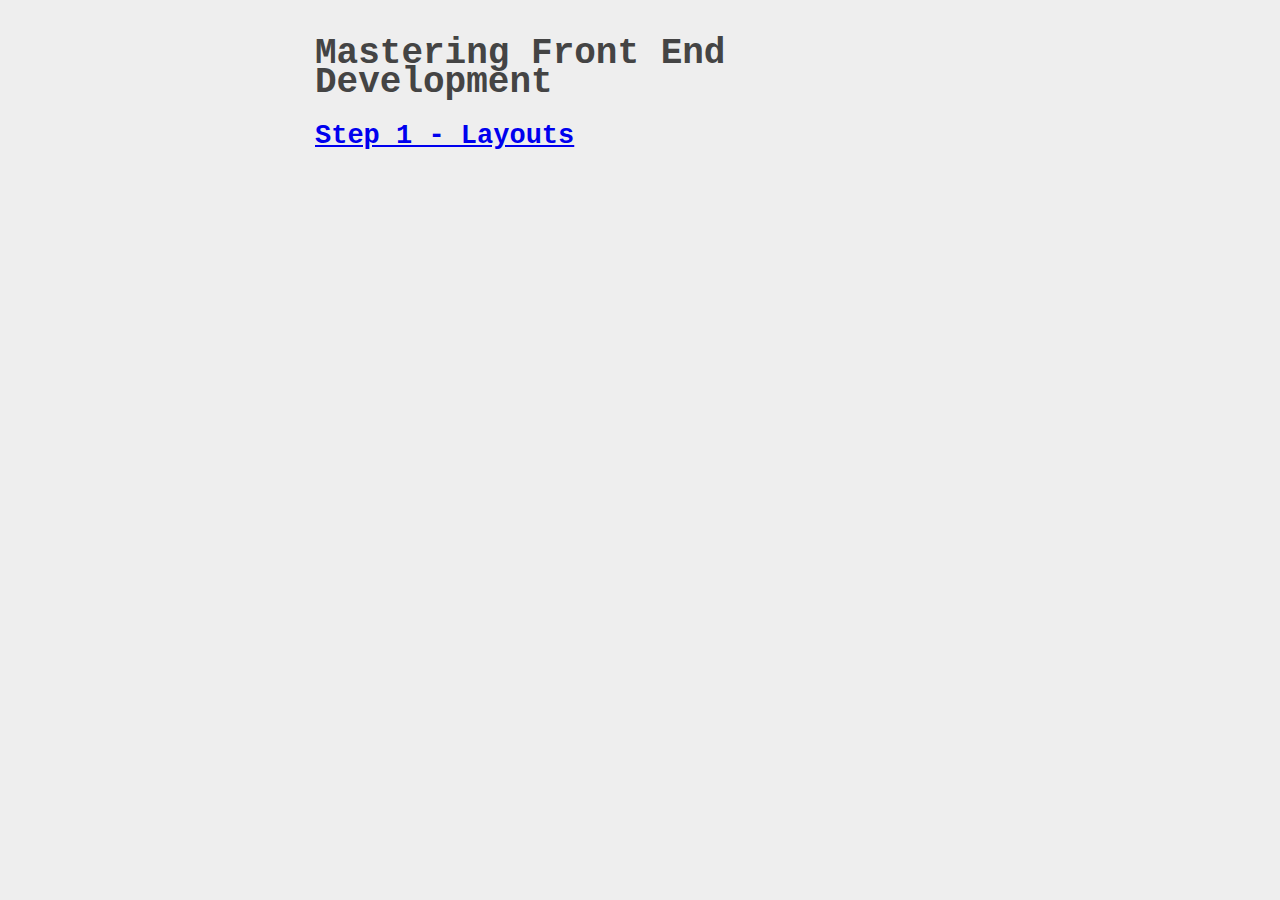
<file: index.html>
<!DOCTYPE html>
<html lang="en">
<head>
    <meta charset="UTF-8">
    <meta name="viewport" content="width=device-width, initial-scale=1.0">
    <title>Mastering Frontend</title>
    <link rel="stylesheet" href="style/style.css">
</head>
<body>
    <h1>Mastering Front End Development</h1>

    <h2><a href="/pages/layouts.html">Step 1 - Layouts</a></h2>

    
</body>
</html>
</file>
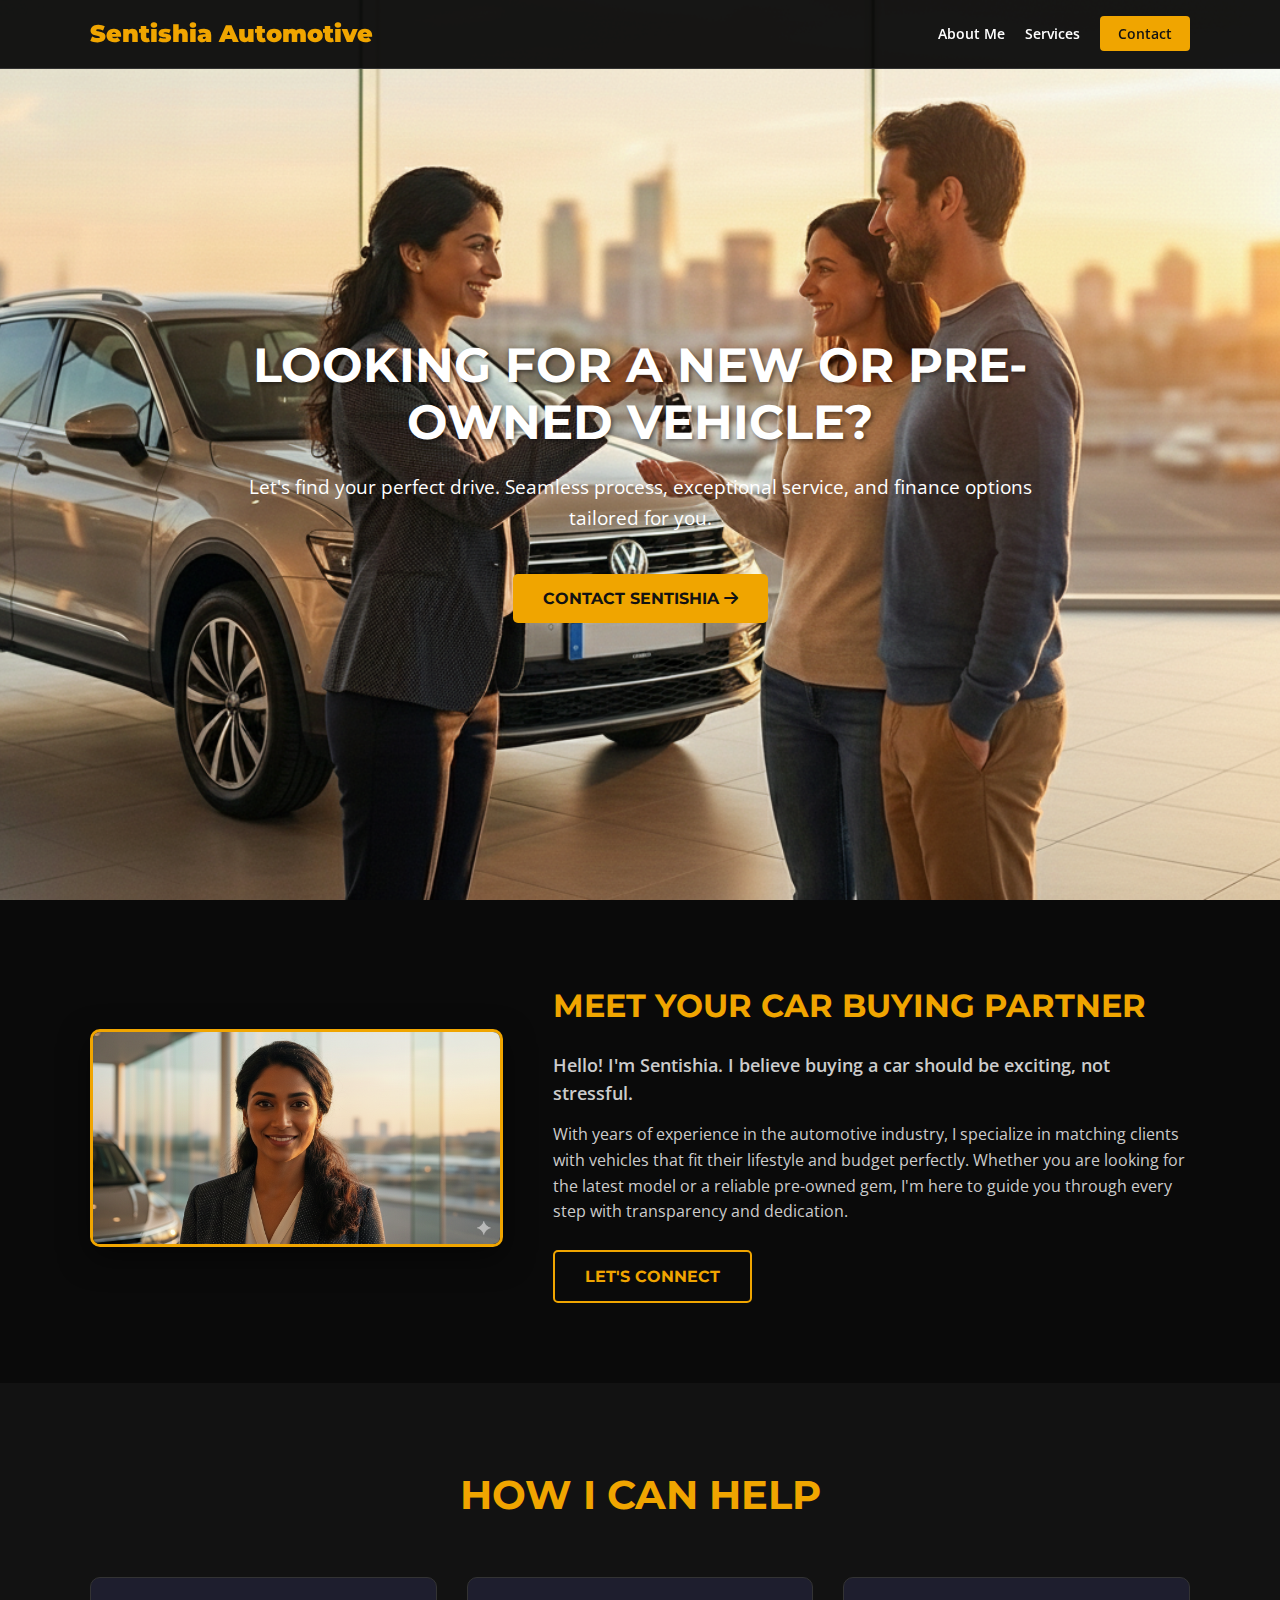
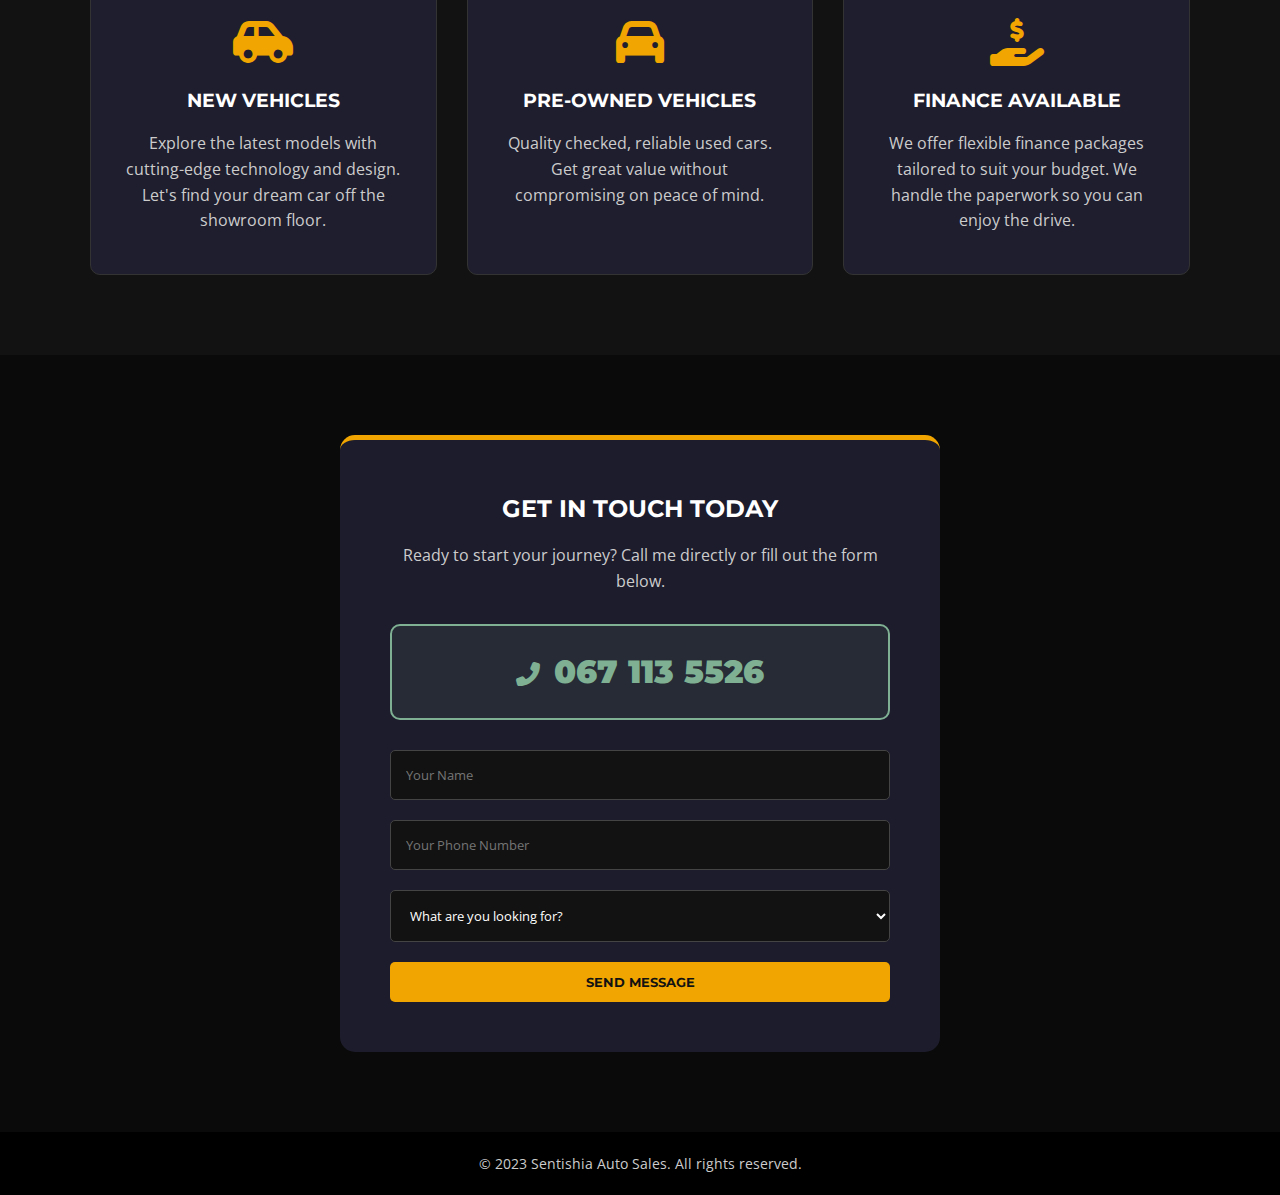
<file: sentashia-car-sales/index.html>
<!DOCTYPE html>
<html lang="en">
<head>
    <meta charset="UTF-8">
    <meta name="viewport" content="width=device-width, initial-scale=1.0">
    <title>Sentishia | Your Expert Car Sales Agent</title>
    <link href="https://fonts.googleapis.com/css2?family=Montserrat:wght@400;700;900&family=Open+Sans:wght@400;600&display=swap" rel="stylesheet">
    <link rel="stylesheet" href="https://cdnjs.cloudflare.com/ajax/libs/font-awesome/6.4.0/css/all.min.css">
    <link rel="stylesheet" href="style.css">
</head>
<body>

    <nav class="navbar">
        <div class="container nav-flex">
            <a href="#" class="logo">Sentishia Automotive</a>
            <ul class="nav-links">
                <li><a href="#about">About Me</a></li>
                <li><a href="#services">Services</a></li>
                <li><a href="#contact" class="btn-nav">Contact</a></li>
            </ul>
        </div>
    </nav>

    <header class="hero" id="home">
        <div class="hero-overlay"></div>
        <div class="container hero-content">
            <h1>LOOKING FOR A NEW OR PRE-OWNED VEHICLE?</h1>
            <p class="hero-subtext">Let's find your perfect drive. Seamless process, exceptional service, and finance options tailored for you.</p>
            <a href="https://wa.me/27671135526" class="btn btn-primary pulse-animation">CONTACT SENTISHIA <i class="fas fa-arrow-right"></i></a>
        </div>
    </header>

    <section class="about" id="about">
        <div class="container about-flex">
            <div class="about-image">
                <img src="sentishi_close_up.png" alt="Sentishia Car Saleswoman">
            </div>
            <div class="about-text">
                <h2>Meet Your Car Buying Partner</h2>
                <p class="lead">Hello! I'm Sentishia. I believe buying a car should be exciting, not stressful.</p>
                <p>With years of experience in the automotive industry, I specialize in matching clients with vehicles that fit their lifestyle and budget perfectly. Whether you are looking for the latest model or a reliable pre-owned gem, I'm here to guide you through every step with transparency and dedication.</p>
                <a href="https://wa.me/27671135526" class="btn btn-secondary">Let's Connect</a>
            </div>
        </div>
    </section>

    <section class="services" id="services">
        <div class="container">
            <h2 class="section-title">How I Can Help</h2>
            <div class="services-grid">
                <div class="service-card">
                    <i class="fas fa-car-side"></i>
                    <h3>New Vehicles</h3>
                    <p>Explore the latest models with cutting-edge technology and design. Let's find your dream car off the showroom floor.</p>
                </div>
                <div class="service-card">
                    <i class="fas fa-car"></i>
                    <h3>Pre-Owned Vehicles</h3>
                    <p>Quality checked, reliable used cars. Get great value without compromising on peace of mind.</p>
                </div>
                <div class="service-card">
                    <i class="fas fa-hand-holding-usd"></i>
                    <h3>FINANCE AVAILABLE</h3>
                    <p>We offer flexible finance packages tailored to suit your budget. We handle the paperwork so you can enjoy the drive.</p>
                </div>
            </div>
        </div>
    </section>

    <section class="contact" id="contact">
        <div class="container">
            <div class="contact-box">
                <h2>Get In Touch Today</h2>
                <p>Ready to start your journey? Call me directly or fill out the form below.</p>
                
                <div class="phone-highlight">
                    <i class="fas fa-phone-alt"></i>
                    <a href="tel:0671135526">067 113 5526</a>
                </div>

                <form class="contact-form" id="contactForm">
                    <div class="form-group">
                        <input type="text" placeholder="Your Name" required>
                    </div>
                    <div class="form-group">
                        <input type="tel" placeholder="Your Phone Number" required>
                    </div>
                    <div class="form-group">
                        <select>
                            <option value="" disabled selected>What are you looking for?</option>
                            <option value="new">New Vehicle</option>
                            <option value="used">Pre-Owned Vehicle</option>
                            <option value="finance">Finance Enquiry</option>
                        </select>
                    </div>
                    <button type="submit" class="btn btn-primary btn-block">Send Message</button>
                </form>
            </div>
        </div>
    </section>

    <footer>
        <div class="container footer-content">
            <p>&copy; 2023 Sentishia Auto Sales. All rights reserved.</p>
        </div>
    </footer>

    <script src="script.js"></script>
</body>
</html>
</file>
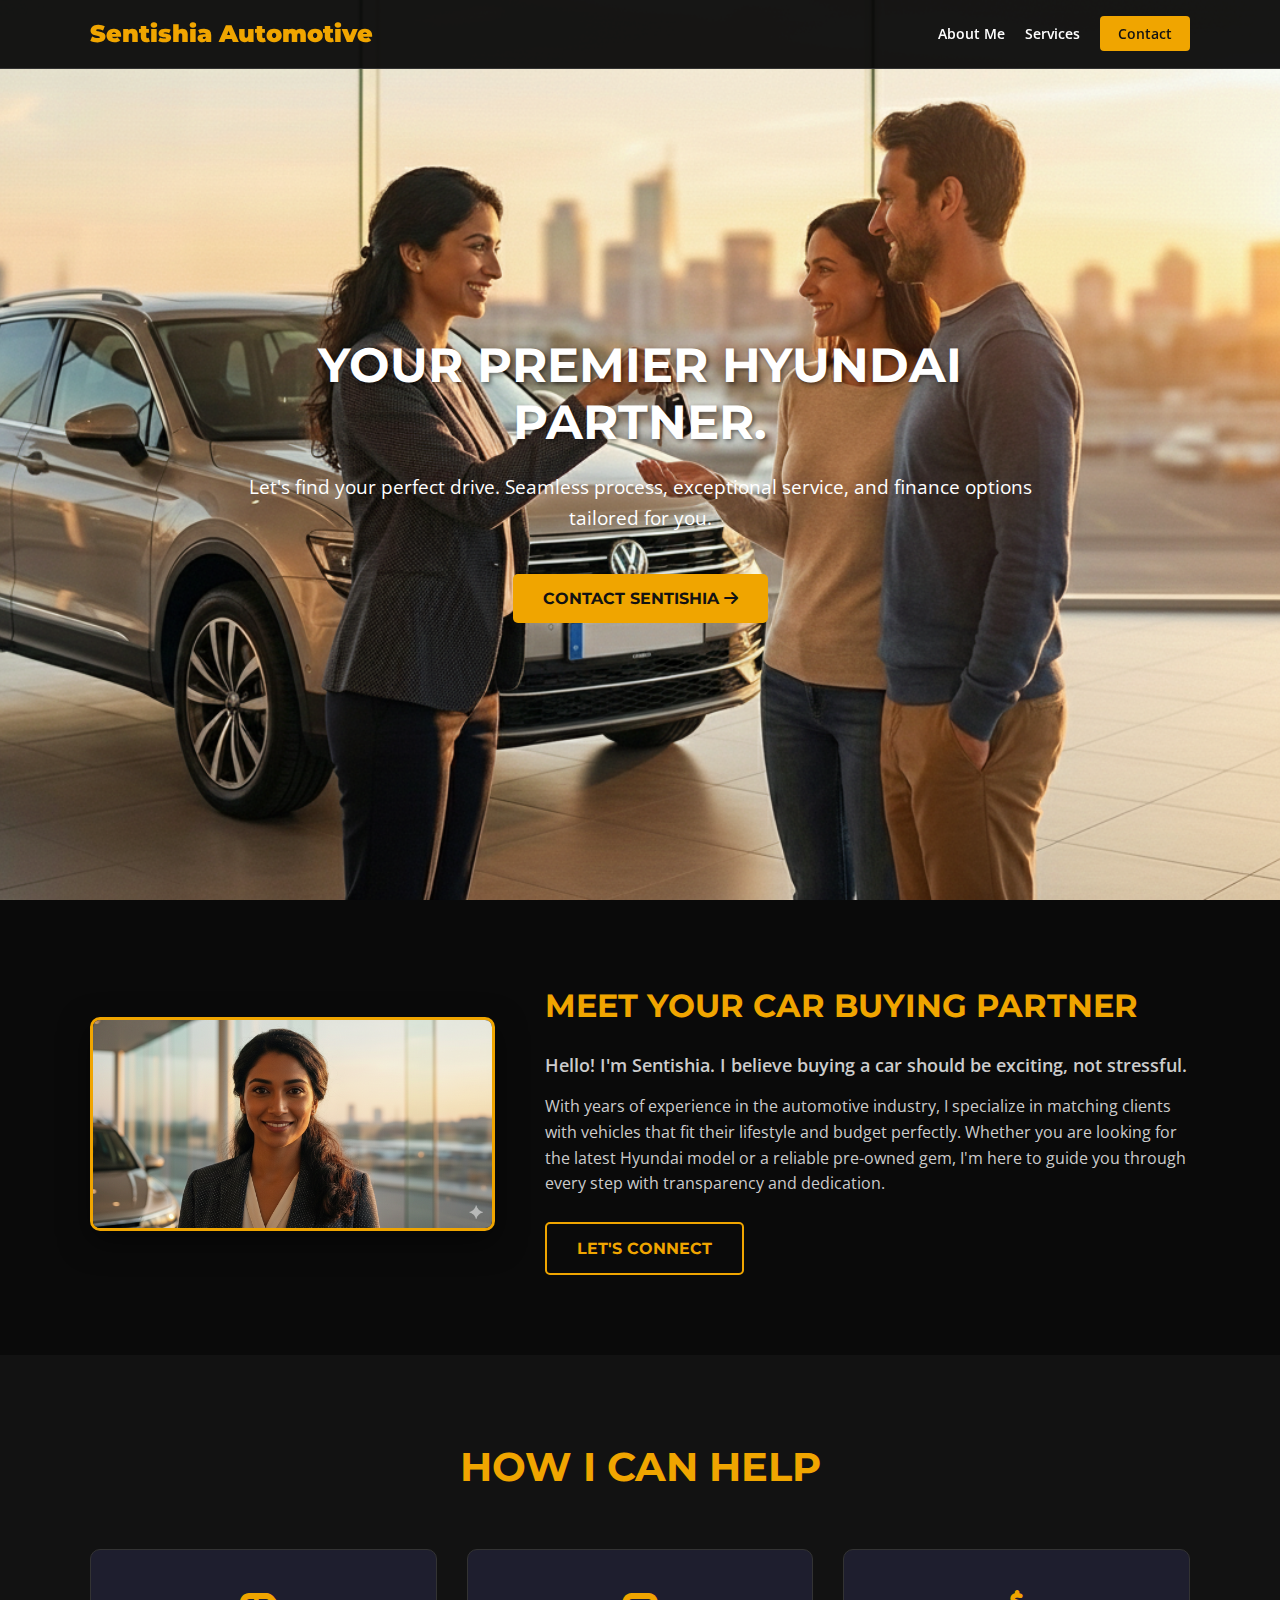
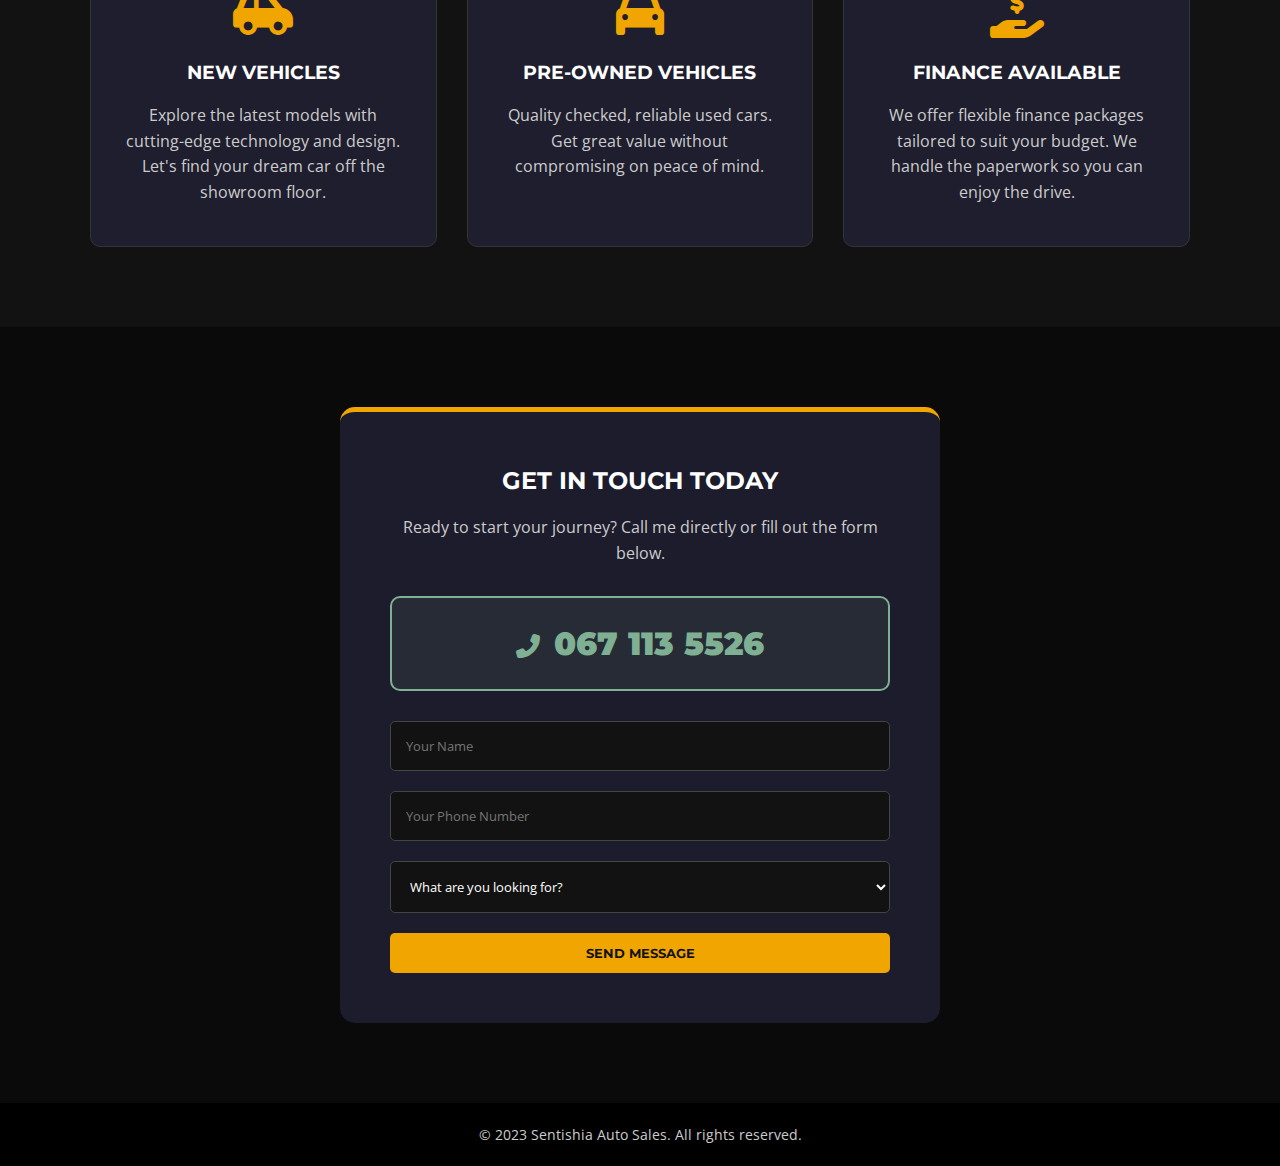
<file: sentishia-car-sales/index.html>
<!DOCTYPE html>
<html lang="en">
<head>
    <meta charset="UTF-8">
    <meta name="viewport" content="width=device-width, initial-scale=1.0">
    <title>Sentishia | Your Expert Car Sales Agent</title>
    <link href="https://fonts.googleapis.com/css2?family=Montserrat:wght@400;700;900&family=Open+Sans:wght@400;600&display=swap" rel="stylesheet">
    <link rel="stylesheet" href="https://cdnjs.cloudflare.com/ajax/libs/font-awesome/6.4.0/css/all.min.css">
    <link rel="stylesheet" href="style.css">
</head>
<body>

    <nav class="navbar">
        <div class="container nav-flex">
            <a href="#" class="logo">Sentishia Automotive</a>
            <ul class="nav-links">
                <li><a href="#about">About Me</a></li>
                <li><a href="#services">Services</a></li>
                <li><a href="https://wa.me/27671135526" class="btn-nav">Contact</a></li>
            </ul>
        </div>
    </nav>

    <header class="hero" id="home">
        <div class="hero-overlay"></div>
        <div class="container hero-content">
            <h1>YOUR PREMIER HYUNDAI PARTNER.</h1>
            <p class="hero-subtext">Let's find your perfect drive. Seamless process, exceptional service, and finance options tailored for you.</p>
            <a href="https://wa.me/27671135526" class="btn btn-primary pulse-animation">CONTACT SENTISHIA <i class="fas fa-arrow-right"></i></a>
        </div>
    </header>

    <section class="about" id="about">
        <div class="container about-flex">
            <div class="about-image">
                <img src="sentishi_close_up.png" alt="Sentishia Car Saleswoman">
            </div>
            <div class="about-text">
                <h2>Meet Your Car Buying Partner</h2>
                <p class="lead">Hello! I'm Sentishia. I believe buying a car should be exciting, not stressful.</p>
                <p>With years of experience in the automotive industry, I specialize in matching clients with vehicles that fit their lifestyle and budget perfectly. Whether you are looking for the latest Hyundai model or a reliable pre-owned gem, I'm here to guide you through every step with transparency and dedication.</p>
                <a href="https://wa.me/27671135526" class="btn btn-secondary">Let's Connect</a>
            </div>
        </div>
    </section>

    <section class="services" id="services">
        <div class="container">
            <h2 class="section-title">How I Can Help</h2>
            <div class="services-grid">
                <div class="service-card">
                    <i class="fas fa-car-side"></i>
                    <h3>New Vehicles</h3>
                    <p>Explore the latest models with cutting-edge technology and design. Let's find your dream car off the showroom floor.</p>
                </div>
                <div class="service-card">
                    <i class="fas fa-car"></i>
                    <h3>Pre-Owned Vehicles</h3>
                    <p>Quality checked, reliable used cars. Get great value without compromising on peace of mind.</p>
                </div>
                <div class="service-card">
                    <i class="fas fa-hand-holding-usd"></i>
                    <h3>FINANCE AVAILABLE</h3>
                    <p>We offer flexible finance packages tailored to suit your budget. We handle the paperwork so you can enjoy the drive.</p>
                </div>
            </div>
        </div>
    </section>

    <section class="contact" id="contact">
        <div class="container">
            <div class="contact-box">
                <h2>Get In Touch Today</h2>
                <p>Ready to start your journey? Call me directly or fill out the form below.</p>
                
                <div class="phone-highlight">
                    <i class="fas fa-phone-alt"></i>
                    <a href="tel:0671135526">067 113 5526</a>
                </div>

                <form class="contact-form" id="contactForm">
                    <div class="form-group">
                        <input type="text" placeholder="Your Name" required>
                    </div>
                    <div class="form-group">
                        <input type="tel" placeholder="Your Phone Number" required>
                    </div>
                    <div class="form-group">
                        <select>
                            <option value="" disabled selected>What are you looking for?</option>
                            <option value="new">New Vehicle</option>
                            <option value="used">Pre-Owned Vehicle</option>
                            <option value="finance">Finance Enquiry</option>
                        </select>
                    </div>
                    <button type="submit" class="btn btn-primary btn-block">Send Message</button>
                </form>
            </div>
        </div>
    </section>

    <footer>
        <div class="container footer-content">
            <p>&copy; 2023 Sentishia Auto Sales. All rights reserved.</p>
        </div>
    </footer>

    <script src="script.js"></script>
</body>
</html>
</file>
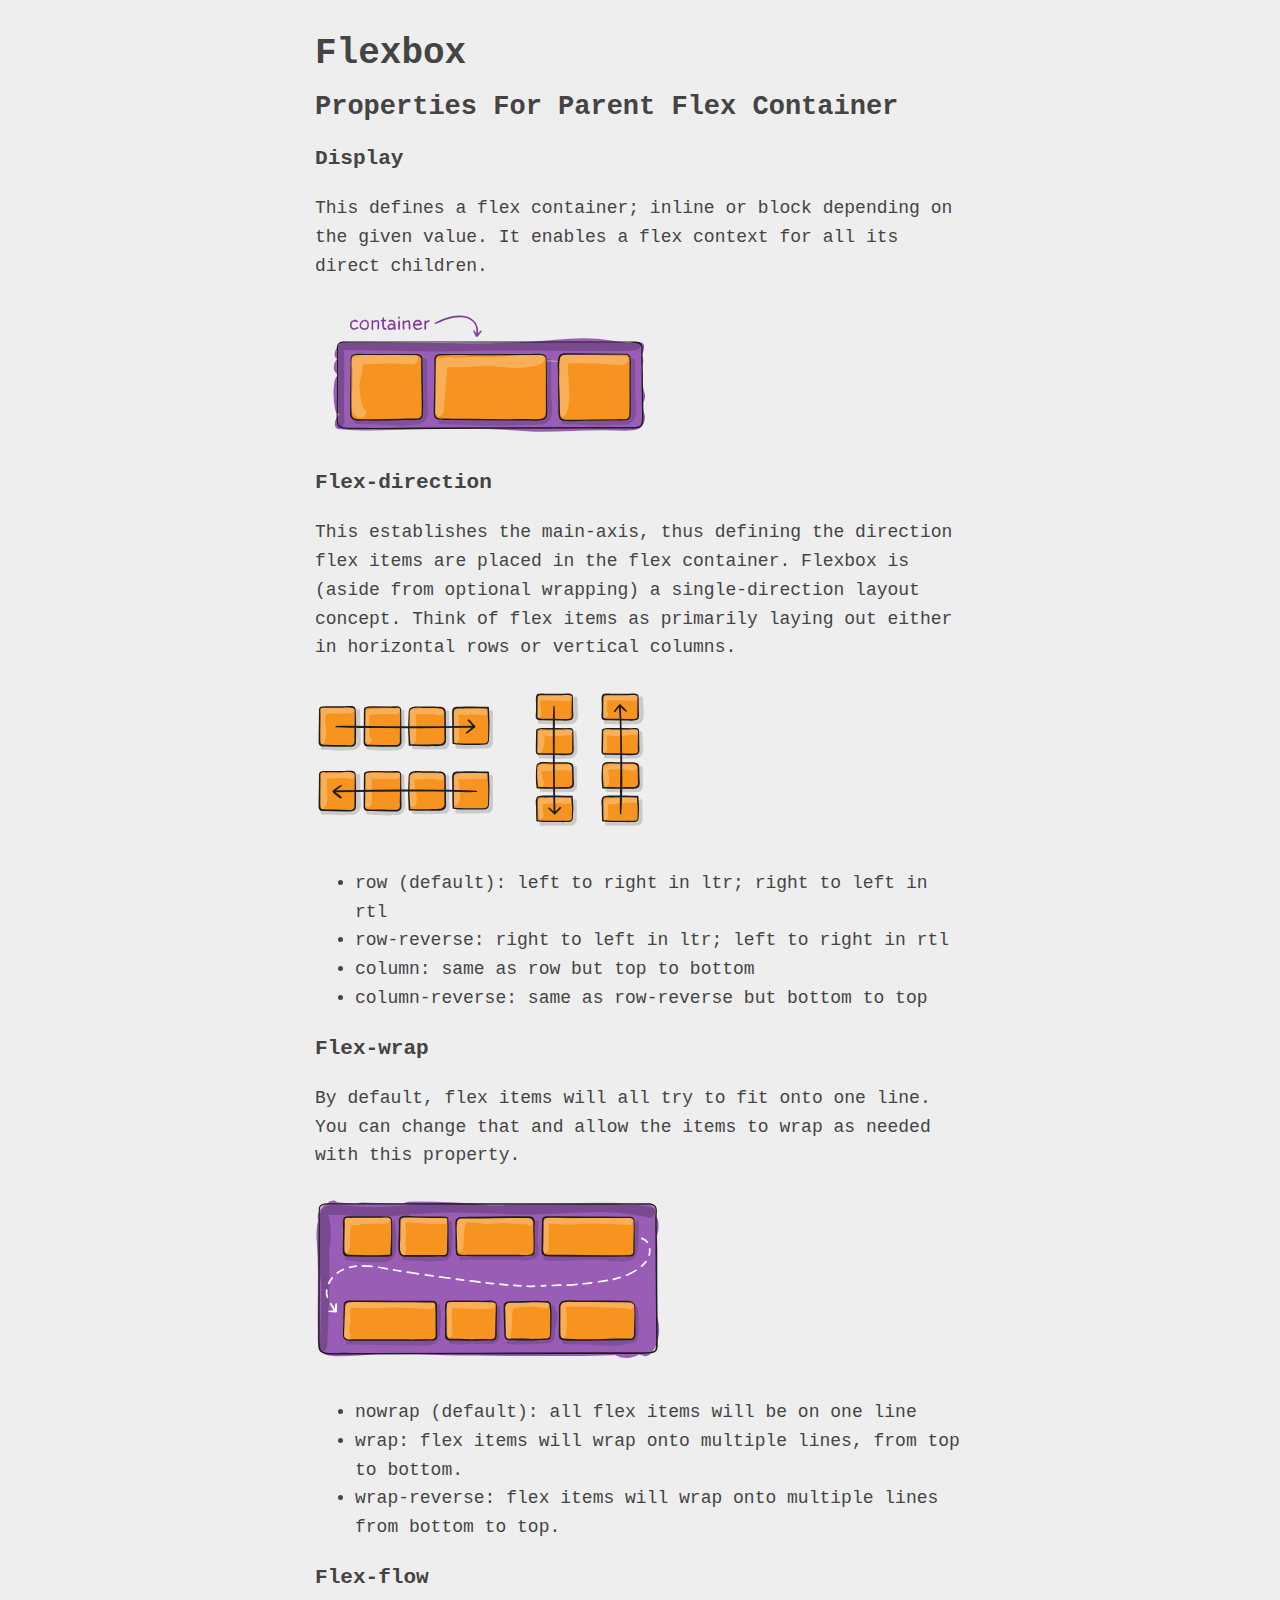
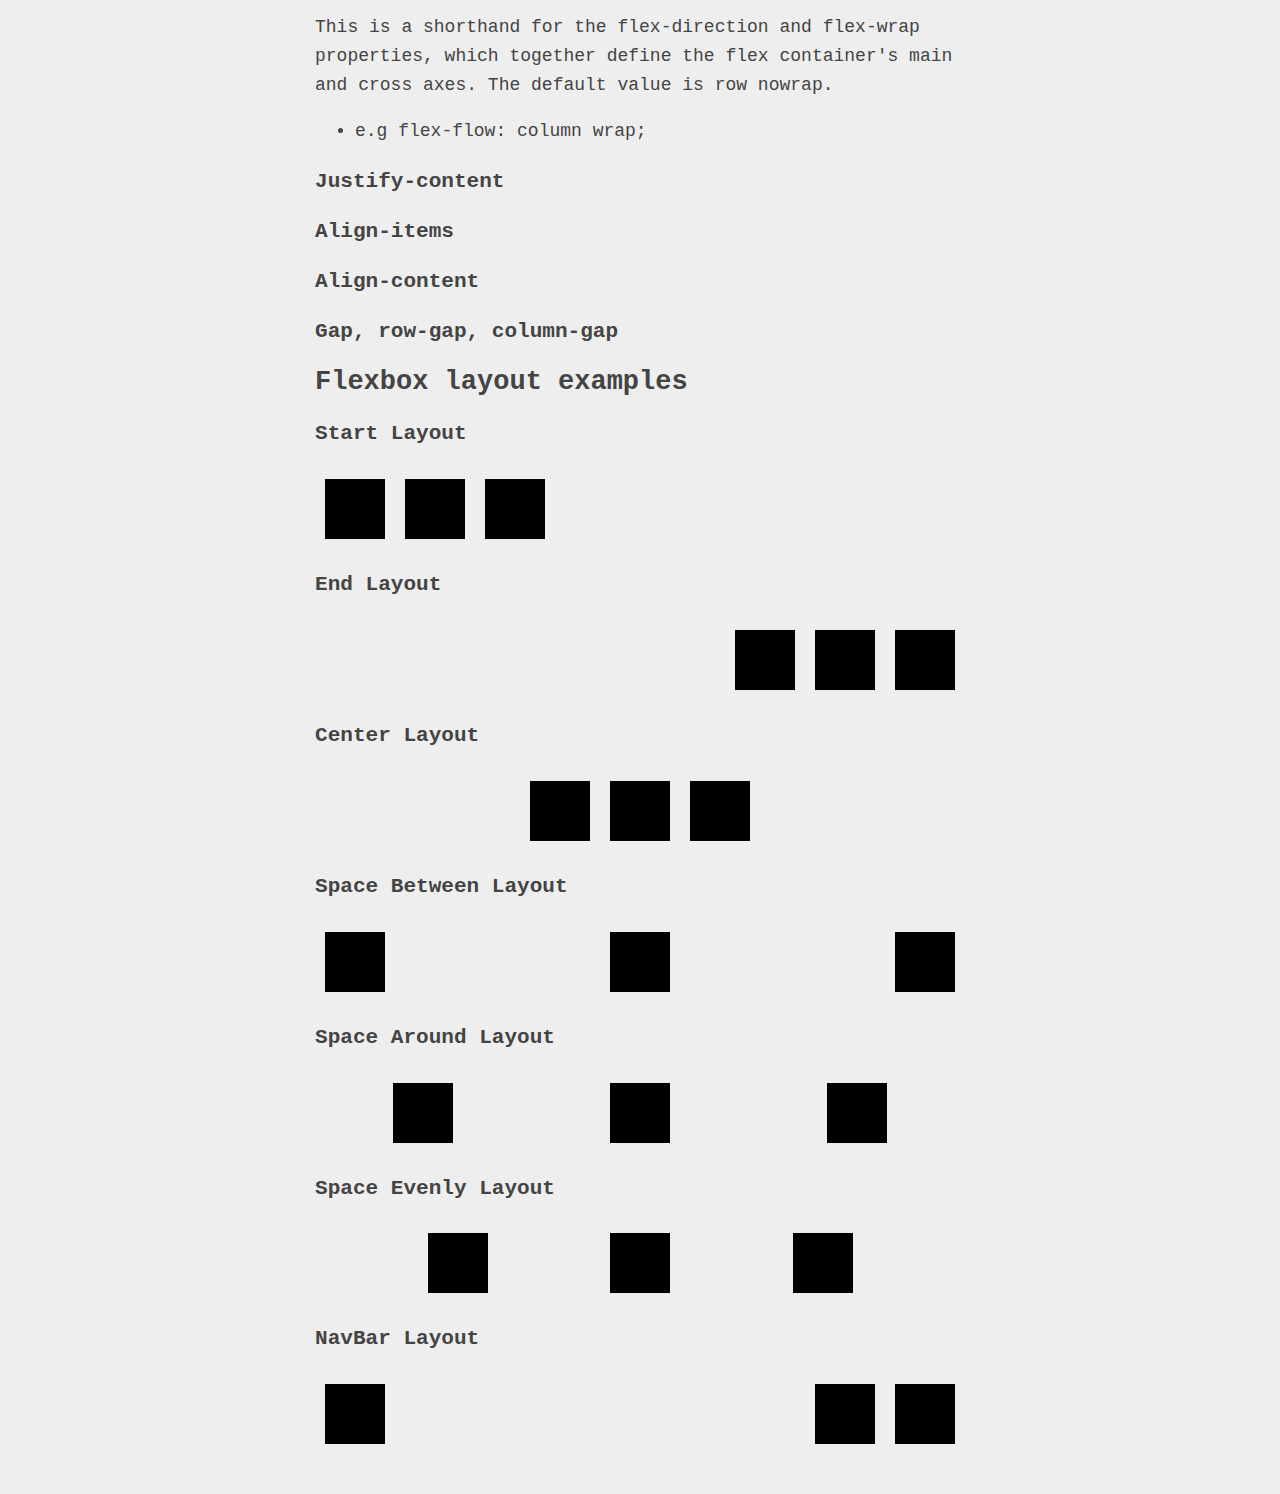
<file: pages/layouts.html>
<!DOCTYPE html>
<html lang="en">

<head>
    <meta charset="UTF-8">
    <meta name="viewport" content="width=device-width, initial-scale=1.0">
    <title>Layouts</title>
    <link rel="stylesheet" href="../style/style.css">
</head>

<body>
    <h1>Flexbox</h1>

    <h2>Properties For Parent Flex Container</h2>

    <h3>Display</h3>
    <p>This defines a flex container; inline or block depending on the given value. It enables a flex context
        for all its direct children.</p>

    <img class="tut-img" src="../images/01-container.svg"><img>

    <h3>Flex-direction</h3>
    <p>This establishes the main-axis, thus defining the direction flex items are placed in the flex container.
        Flexbox is (aside from optional wrapping) a single-direction layout concept. Think of flex items as
        primarily laying out either in horizontal rows or vertical columns.</p>

    <img class="tut-img" src="../images/flex-direction.svg"></img>

    <ul>
        <li>row (default): left to right in ltr; right to left in rtl</li>
        <li>row-reverse: right to left in ltr; left to right in rtl</li>
        <li>column: same as row but top to bottom</li>
        <li>column-reverse: same as row-reverse but bottom to top</li>
    </ul>

    <h3>Flex-wrap</h3>
    <p>By default, flex items will all try to fit onto one line. You can change that and allow the items
        to wrap as needed with this property.</p>


    <img class="tut-img" src="../images/flex-wrap.svg"></img>

    <ul>
        <li>nowrap (default): all flex items will be on one line</li>
        <li>wrap: flex items will wrap onto multiple lines, from top to bottom.</li>
        <li>wrap-reverse: flex items will wrap onto multiple lines from bottom to top.</li>
    </ul>

    <h3>Flex-flow</h3>
    <p>This is a shorthand for the flex-direction and flex-wrap properties, which together define the flex container's main and cross axes. The default value is row nowrap.</p>

    <ul>
        <li>e.g flex-flow: column wrap;</li>
    </ul>

    <h3>Justify-content</h3>

    <h3>Align-items</h3>

    <h3>Align-content</h3>

    <h3>Gap, row-gap, column-gap</h3>

    <h2>Flexbox layout examples</h2>

    <h3>Start Layout</h3>
    <div class="flex-container-start">
        <div class="flex-item"></div>
        <div class="flex-item"></div>
        <div class="flex-item"></div>
    </div>

    <h3>End Layout</h3>
    <div class="flex-container-end">
        <div class="flex-item"></div>
        <div class="flex-item"></div>
        <div class="flex-item"></div>
    </div>

    <h3>Center Layout</h3>
    <div class="flex-container-center">
        <div class="flex-item"></div>
        <div class="flex-item"></div>
        <div class="flex-item"></div>
    </div>

    <h3>Space Between Layout</h3>
    <div class="flex-container-space-between">
        <div class="flex-item"></div>
        <div class="flex-item"></div>
        <div class="flex-item"></div>
    </div>

    <h3>Space Around Layout</h3>
    <div class="flex-container-space-around">
        <div class="flex-item"></div>
        <div class="flex-item"></div>
        <div class="flex-item"></div>
    </div>

    <h3>Space Evenly Layout</h3>
    <div class="flex-container-space-evenly">
        <div class="flex-item"></div>
        <div class="flex-item"></div>
        <div class="flex-item"></div>
    </div>

    <h3>NavBar Layout</h3>
    <div class="flex-container-space-between">
        <div>
            <div class="flex-item"></div>
        </div>
        
        <div class="flex-container-start">
            <div class="flex-item"></div>
            <div class="flex-item"></div>
        <div></div>
    </div>
</body>

</html>
</file>
<file: style/style.css>
body {
    color: #444;
    background-color: #EEE;
    margin: 40px auto;
    max-width: 650px;
    line-height: 1.6em;
    font-size: 18px;
    padding: 0;
    font-family: 'Courier New', Courier, monospace;
}

h1 {
    font-family: 'Courier New', Courier, monospace;
}

p {
    font-size: large;
}

.flex-container-start {
    display: flex;
    justify-content: flex-start;
}

.flex-container-end {
    display: flex;
    justify-content: flex-end;
}

.flex-container-center {
    display: flex;
    justify-content: center;
}

.flex-container-space-between {
    display: flex;
    justify-content: space-between;
}

.flex-container-space-around {
    display: flex;
    justify-content: space-around;
}

.flex-container-space-evenly {
    display: flex;
    justify-content: space-evenly;
}

.flex-item {
    margin: 10px;
    background-color: black;
    height: 60px;
    width: 60px;
}

.tut-img {
    width: 350px;
}
</file>
<file: sentashia-car-sales/style.css>
/* --- Variables & Reset --- */
:root {
    --primary-color: #f0a500; /* Gold/Orange from the ad text */
    --secondary-color: #ffffff;
    --dark-bg: #121212;
    --darker-bg: #0a0a0a;
    --card-bg: #1e1e2e;
    --text-grey: #cccccc;
    --phone-green: #7FB093; /* Similar to the green number in the image */
    --font-heading: 'Montserrat', sans-serif;
    --font-body: 'Open Sans', sans-serif;
}

* {
    margin: 0;
    padding: 0;
    box-sizing: border-box;
}

html {
    scroll-behavior: smooth;
}

body {
    font-family: var(--font-body);
    background-color: var(--dark-bg);
    color: var(--secondary-color);
    line-height: 1.6;
}

h1, h2, h3 {
    font-family: var(--font-heading);
    font-weight: 700;
    text-transform: uppercase;
}

a {
    text-decoration: none;
    color: inherit;
}

.container {
    width: 90%;
    max-width: 1100px;
    margin: 0 auto;
}

/* --- Buttons --- */
.btn {
    display: inline-block;
    padding: 12px 30px;
    border-radius: 5px;
    font-weight: 700;
    transition: all 0.3s ease;
    text-transform: uppercase;
    border: none;
    cursor: pointer;
    font-family: var(--font-heading);
}

.btn-primary {
    background-color: var(--primary-color);
    color: var(--dark-bg);
}

.btn-primary:hover {
    background-color: #d18d00;
    transform: translateY(-2px);
}

.btn-secondary {
    border: 2px solid var(--primary-color);
    color: var(--primary-color);
    background: transparent;
}

.btn-secondary:hover {
    background-color: var(--primary-color);
    color: var(--dark-bg);
}

.btn-block {
    display: block;
    width: 100%;
}

/* --- Navbar --- */
.navbar {
    background-color: rgba(10, 10, 10, 0.95);
    padding: 15px 0;
    position: fixed;
    width: 100%;
    top: 0;
    z-index: 100;
    border-bottom: 1px solid #333;
}

.nav-flex {
    display: flex;
    justify-content: space-between;
    align-items: center;
}

.logo {
    font-family: var(--font-heading);
    font-weight: 900;
    font-size: 1.5rem;
    color: var(--primary-color);
}

.nav-links {
    list-style: none;
    display: flex;
    gap: 20px;
    align-items: center;
}

.nav-links a {
    font-weight: 600;
    font-size: 0.9rem;
}

.btn-nav {
    background-color: var(--primary-color);
    color: var(--dark-bg) !important;
    padding: 8px 18px;
    border-radius: 4px;
}

/* --- Hero Section --- */
.hero {
    height: 100vh;
    /* Use a placeholder for a sunset car drive - replace with real image */
    background-image: url('https://images.unsplash.com/photo-1503376763036-064379896fdb?ixlib=rb-4.0.3&ixid=M3wxMjA3fDB8MHxwaG90by1wYWdlfHx8fGVufDB8fHx8fA%3D%3D&auto=format&fit=crop&w=1470&q=80');
    background-size: cover;
    background-position: center;
    display: flex;
    align-items: center;
    text-align: center;
    position: relative;
    padding-top: 60px;
}

.hero-overlay {
    position: absolute;
    top: 0;
    left: 0;
    width: 100%;
    height: 100%;
    /* Make background an image */
    background-image: url(hero.png);
    background-position: center; /* or center center */
    background-size: cover;
}

.hero-content {
    position: relative;
    z-index: 2;
    max-width: 800px;
}

.hero h1 {
    font-size: 3rem;
    margin-bottom: 20px;
    line-height: 1.2;
    text-shadow: 2px 2px 4px rgba(0,0,0,0.5);
}

.hero-subtext {
    font-size: 1.2rem;
    color: #ffffff;
    margin-bottom: 40px;
}

/* A subtle pulse animation for the main CTA */
.pulse-animation {
    animation: pulse 2s infinite;
}

@keyframes pulse {
    0% { box-shadow: 0 0 0 0 rgba(240, 165, 0, 0.7); }
    70% { box-shadow: 0 0 0 15px rgba(240, 165, 0, 0); }
    100% { box-shadow: 0 0 0 0 rgba(240, 165, 0, 0); }
}

/* --- Sections General --- */
section {
    padding: 80px 0;
}

.section-title {
    text-align: center;
    font-size: 2.5rem;
    margin-bottom: 50px;
    color: var(--primary-color);
}

/* --- About Section --- */
.about {
    background-color: var(--darker-bg);
}

.about-flex {
    display: flex;
    align-items: center;
    gap: 50px;
}

.about-image img {
    width: 100%;
    min-width: 200px;
    min-height: 140px;
    border-radius: 10px;
    border: 3px solid var(--primary-color);
    box-shadow: 0 10px 30px rgba(0,0,0,0.5);
}

.about-text h2 {
    font-size: 2rem;
    margin-bottom: 20px;
    color: var(--primary-color);
}

.about-text .lead {
    font-size: 1.1rem;
    font-weight: 600;
    margin-bottom: 15px;
}

.about-text p {
    color: var(--text-grey);
    margin-bottom: 25px;
}

/* --- Services Section --- */
.services-grid {
    display: grid;
    grid-template-columns: repeat(auto-fit, minmax(250px, 1fr));
    gap: 30px;
}

.service-card {
    background-color: var(--card-bg);
    padding: 40px 30px;
    border-radius: 10px;
    text-align: center;
    transition: transform 0.3s ease;
    border: 1px solid #333;
}

.service-card:hover {
    transform: translateY(-10px);
    border-color: var(--primary-color);
}

.service-card i {
    font-size: 3rem;
    color: var(--primary-color);
    margin-bottom: 20px;
}

.service-card h3 {
    margin-bottom: 15px;
}

.service-card p {
    color: var(--text-grey);
}

.highlight-card {
    background: linear-gradient(145deg, var(--card-bg), #2a2a3e);
    border: 2px solid var(--primary-color);
}

/* --- Contact Section --- */
.contact {
    background-color: var(--darker-bg);
    /* Add a subtle background image texture if desired */
    background-image: linear-gradient(to top, rgba(10,10,10,0.9), rgba(10,10,10,0.8)), url('https://images.unsplash.com/photo-1494976388531-d1058494cdd8?ixlib=rb-4.0.3&auto=format&fit=crop&w=1470&q=80');
    background-size: cover;
    background-position: center;
}

.contact-box {
    background-color: rgba(30, 30, 46, 0.95); /* Semi-transparent card */
    padding: 50px;
    border-radius: 15px;
    max-width: 600px;
    margin: 0 auto;
    text-align: center;
    border-top: 5px solid var(--primary-color);
}

.contact-box h2 {
    margin-bottom: 15px;
    color: var(--secondary-color);
}

.contact-box p {
    color: var(--text-grey);
    margin-bottom: 30px;
}

.phone-highlight {
    background-color: rgba(127, 176, 147, 0.1); /* Subtle green background */
    padding: 20px;
    border-radius: 10px;
    margin-bottom: 30px;
    display: inline-block;
    width: 100%;
    border: 2px solid var(--phone-green);
}

.phone-highlight i {
    color: var(--phone-green);
    font-size: 1.5rem;
    margin-right: 10px;
}

.phone-highlight a {
    font-family: var(--font-heading);
    font-size: 2rem;
    font-weight: 900;
    color: var(--phone-green); /* Using the green from the ad */
}

.form-group {
    margin-bottom: 20px;
}

.contact-form input, 
.contact-form select {
    width: 100%;
    padding: 15px;
    border-radius: 5px;
    border: 1px solid #444;
    background-color: var(--dark-bg);
    color: var(--secondary-color);
    font-family: var(--font-body);
}

.contact-form input:focus, 
.contact-form select:focus {
    outline: none;
    border-color: var(--primary-color);
}

/* --- Footer --- */
footer {
    background-color: #000;
    padding: 20px 0;
    text-align: center;
    color: var(--text-grey);
    font-size: 0.9rem;
}

/* --- Responsive Design --- */
@media (max-width: 768px) {
    .hero h1 {
        font-size: 2rem;
    }
    
    .nav-links {
        display: none; /* Hiding nav links on mobile for simplicity in this demo */
    }
    
    .about-flex {
        flex-direction: column;
        text-align: center;
    }
    
    .contact-box {
        padding: 30px 20px;
    }
    
    .phone-highlight a {
        font-size: 1.5rem;
    }
}
</file>
<file: sentishia-car-sales/style.css>
/* --- Variables & Reset --- */
:root {
    --primary-color: #f0a500; /* Gold/Orange from the ad text */
    --secondary-color: #ffffff;
    --dark-bg: #121212;
    --darker-bg: #0a0a0a;
    --card-bg: #1e1e2e;
    --text-grey: #cccccc;
    --phone-green: #7FB093; /* Similar to the green number in the image */
    --font-heading: 'Montserrat', sans-serif;
    --font-body: 'Open Sans', sans-serif;
}

* {
    margin: 0;
    padding: 0;
    box-sizing: border-box;
}

html {
    scroll-behavior: smooth;
}

body {
    font-family: var(--font-body);
    background-color: var(--dark-bg);
    color: var(--secondary-color);
    line-height: 1.6;
}

h1, h2, h3 {
    font-family: var(--font-heading);
    font-weight: 700;
    text-transform: uppercase;
}

a {
    text-decoration: none;
    color: inherit;
}

.container {
    width: 90%;
    max-width: 1100px;
    margin: 0 auto;
}

/* --- Buttons --- */
.btn {
    display: inline-block;
    padding: 12px 30px;
    border-radius: 5px;
    font-weight: 700;
    transition: all 0.3s ease;
    text-transform: uppercase;
    border: none;
    cursor: pointer;
    font-family: var(--font-heading);
}

.btn-primary {
    background-color: var(--primary-color);
    color: var(--dark-bg);
}

.btn-primary:hover {
    background-color: #d18d00;
    transform: translateY(-2px);
}

.btn-secondary {
    border: 2px solid var(--primary-color);
    color: var(--primary-color);
    background: transparent;
}

.btn-secondary:hover {
    background-color: var(--primary-color);
    color: var(--dark-bg);
}

.btn-block {
    display: block;
    width: 100%;
}

/* --- Navbar --- */
.navbar {
    background-color: rgba(10, 10, 10, 0.95);
    padding: 15px 0;
    position: fixed;
    width: 100%;
    top: 0;
    z-index: 100;
    border-bottom: 1px solid #333;
}

.nav-flex {
    display: flex;
    justify-content: space-between;
    align-items: center;
}

.logo {
    font-family: var(--font-heading);
    font-weight: 900;
    font-size: 1.5rem;
    color: var(--primary-color);
}

.nav-links {
    list-style: none;
    display: flex;
    gap: 20px;
    align-items: center;
}

.nav-links a {
    font-weight: 600;
    font-size: 0.9rem;
}

.btn-nav {
    background-color: var(--primary-color);
    color: var(--dark-bg) !important;
    padding: 8px 18px;
    border-radius: 4px;
}

/* --- Hero Section --- */
.hero {
    height: 100vh;
    /* Use a placeholder for a sunset car drive - replace with real image */
    background-image: url('https://images.unsplash.com/photo-1503376763036-064379896fdb?ixlib=rb-4.0.3&ixid=M3wxMjA3fDB8MHxwaG90by1wYWdlfHx8fGVufDB8fHx8fA%3D%3D&auto=format&fit=crop&w=1470&q=80');
    background-size: cover;
    background-position: center;
    display: flex;
    align-items: center;
    text-align: center;
    position: relative;
    padding-top: 60px;
}

.hero-overlay {
    position: absolute;
    top: 0;
    left: 0;
    width: 100%;
    height: 100%;
    /* Make background an image */
    background-image: url(hero.png);
    background-position: center; /* or center center */
    background-size: cover;
}

.hero-content {
    position: relative;
    z-index: 2;
    max-width: 800px;
}

.hero h1 {
    font-size: 3rem;
    margin-bottom: 20px;
    line-height: 1.2;
    text-shadow: 2px 2px 4px rgba(0,0,0,0.5);
}

.hero-subtext {
    font-size: 1.2rem;
    color: #ffffff;
    margin-bottom: 40px;
}

/* A subtle pulse animation for the main CTA */
.pulse-animation {
    animation: pulse 2s infinite;
}

@keyframes pulse {
    0% { box-shadow: 0 0 0 0 rgba(240, 165, 0, 0.7); }
    70% { box-shadow: 0 0 0 15px rgba(240, 165, 0, 0); }
    100% { box-shadow: 0 0 0 0 rgba(240, 165, 0, 0); }
}

/* --- Sections General --- */
section {
    padding: 80px 0;
}

.section-title {
    text-align: center;
    font-size: 2.5rem;
    margin-bottom: 50px;
    color: var(--primary-color);
}

/* --- About Section --- */
.about {
    background-color: var(--darker-bg);
}

.about-flex {
    display: flex;
    align-items: center;
    gap: 50px;
}

.about-image img {
    width: 100%;
    min-width: 200px;
    min-height: 140px;
    border-radius: 10px;
    border: 3px solid var(--primary-color);
    box-shadow: 0 10px 30px rgba(0,0,0,0.5);
}

.about-text h2 {
    font-size: 2rem;
    margin-bottom: 20px;
    color: var(--primary-color);
}

.about-text .lead {
    font-size: 1.1rem;
    font-weight: 600;
    margin-bottom: 15px;
}

.about-text p {
    color: var(--text-grey);
    margin-bottom: 25px;
}

/* --- Services Section --- */
.services-grid {
    display: grid;
    grid-template-columns: repeat(auto-fit, minmax(250px, 1fr));
    gap: 30px;
}

.service-card {
    background-color: var(--card-bg);
    padding: 40px 30px;
    border-radius: 10px;
    text-align: center;
    transition: transform 0.3s ease;
    border: 1px solid #333;
}

.service-card:hover {
    transform: translateY(-10px);
    border-color: var(--primary-color);
}

.service-card i {
    font-size: 3rem;
    color: var(--primary-color);
    margin-bottom: 20px;
}

.service-card h3 {
    margin-bottom: 15px;
}

.service-card p {
    color: var(--text-grey);
}

.highlight-card {
    background: linear-gradient(145deg, var(--card-bg), #2a2a3e);
    border: 2px solid var(--primary-color);
}

/* --- Contact Section --- */
.contact {
    background-color: var(--darker-bg);
    /* Add a subtle background image texture if desired */
    background-image: linear-gradient(to top, rgba(10,10,10,0.9), rgba(10,10,10,0.8)), url('https://images.unsplash.com/photo-1494976388531-d1058494cdd8?ixlib=rb-4.0.3&auto=format&fit=crop&w=1470&q=80');
    background-size: cover;
    background-position: center;
}

.contact-box {
    background-color: rgba(30, 30, 46, 0.95); /* Semi-transparent card */
    padding: 50px;
    border-radius: 15px;
    max-width: 600px;
    margin: 0 auto;
    text-align: center;
    border-top: 5px solid var(--primary-color);
}

.contact-box h2 {
    margin-bottom: 15px;
    color: var(--secondary-color);
}

.contact-box p {
    color: var(--text-grey);
    margin-bottom: 30px;
}

.phone-highlight {
    background-color: rgba(127, 176, 147, 0.1); /* Subtle green background */
    padding: 20px;
    border-radius: 10px;
    margin-bottom: 30px;
    display: inline-block;
    width: 100%;
    border: 2px solid var(--phone-green);
}

.phone-highlight i {
    color: var(--phone-green);
    font-size: 1.5rem;
    margin-right: 10px;
}

.phone-highlight a {
    font-family: var(--font-heading);
    font-size: 2rem;
    font-weight: 900;
    color: var(--phone-green); /* Using the green from the ad */
}

.form-group {
    margin-bottom: 20px;
}

.contact-form input, 
.contact-form select {
    width: 100%;
    padding: 15px;
    border-radius: 5px;
    border: 1px solid #444;
    background-color: var(--dark-bg);
    color: var(--secondary-color);
    font-family: var(--font-body);
}

.contact-form input:focus, 
.contact-form select:focus {
    outline: none;
    border-color: var(--primary-color);
}

/* --- Footer --- */
footer {
    background-color: #000;
    padding: 20px 0;
    text-align: center;
    color: var(--text-grey);
    font-size: 0.9rem;
}

/* --- Responsive Design --- */
@media (max-width: 768px) {
    .hero h1 {
        font-size: 2rem;
    }
    
    .nav-links {
        display: none; /* Hiding nav links on mobile for simplicity in this demo */
    }
    
    .about-flex {
        flex-direction: column;
        text-align: center;
    }
    
    .contact-box {
        padding: 30px 20px;
    }
    
    .phone-highlight a {
        font-size: 1.5rem;
    }
}
</file>
